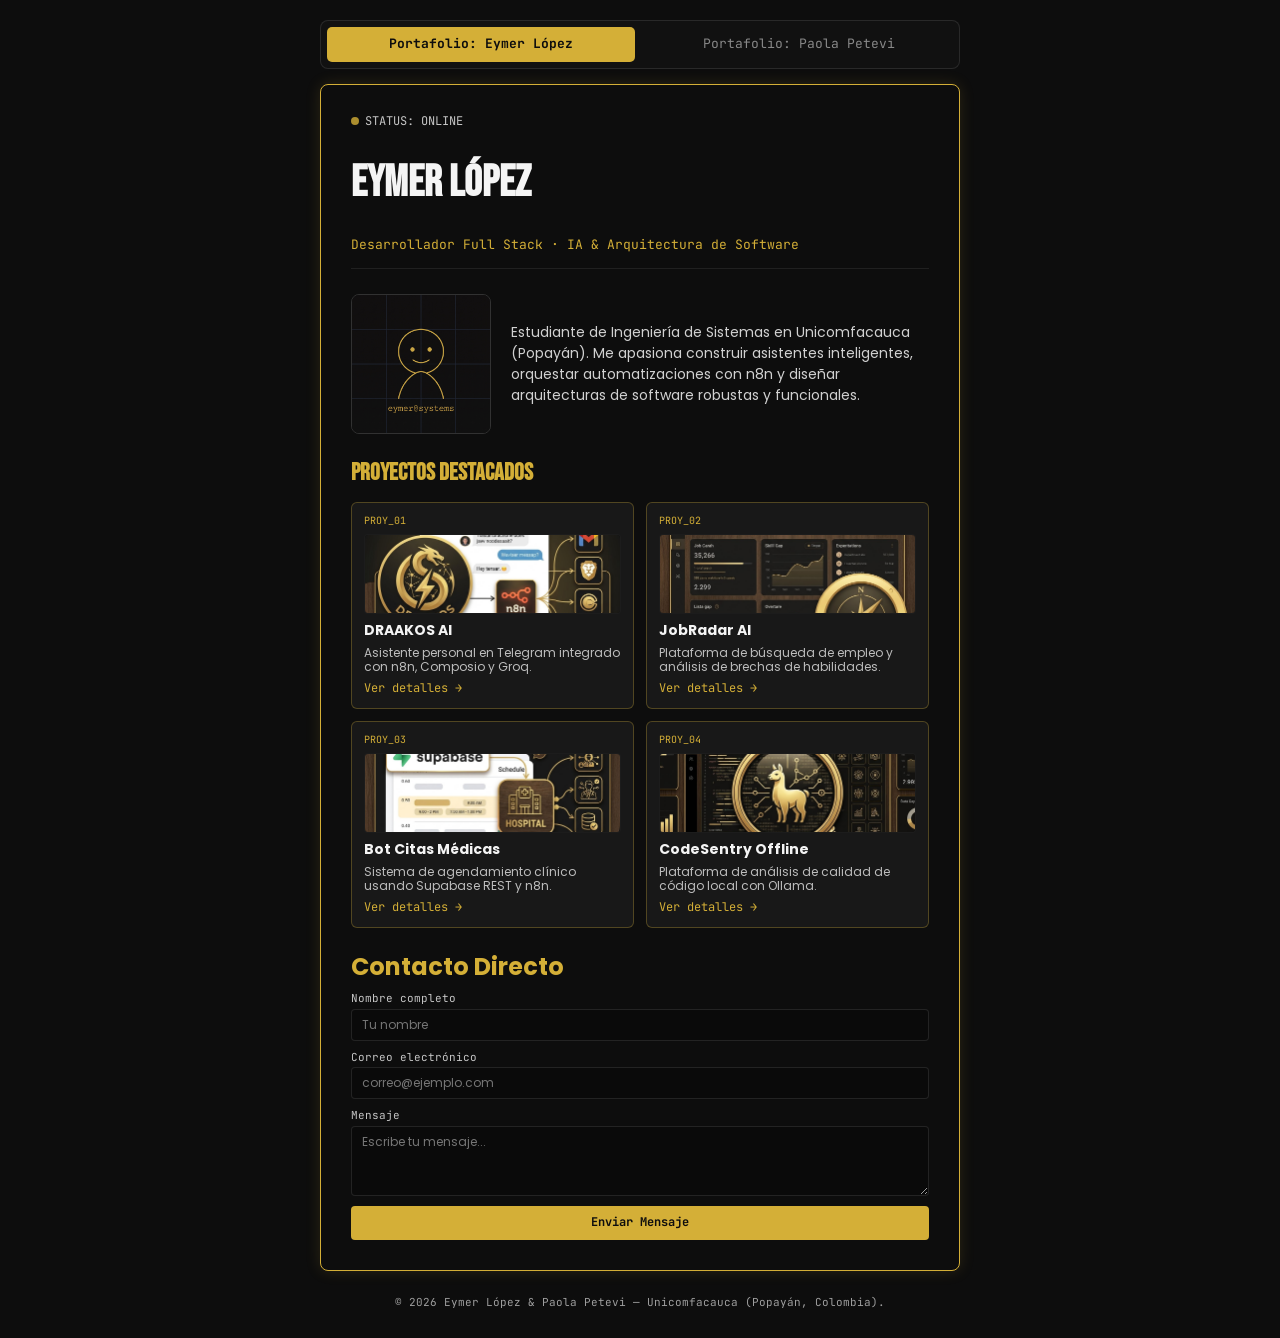
<file: Complete_Portfolio_Project/index.html>
<!DOCTYPE html>
<html lang="es">
<head>
    <meta charset="UTF-8">
    <meta name="viewport" content="width=device-width, initial-scale=1.0">
    <title>Portafolio Profesional — Eymer &amp; Paola Petevi</title>
    <meta name="description" content="Portafolio profesional de Eymer López y Paola Petevi, estudiantes de Ingeniería de Sistemas enfocados en desarrollo, IA y ciberseguridad.">
    
    <!-- FUENTES EXTERNAS -->
    <link rel="preconnect" href="https://fonts.googleapis.com">
    <link rel="preconnect" href="https://fonts.gstatic.com" crossorigin>
    <link href="https://fonts.googleapis.com/css2?family=Bebas+Neue&family=JetBrains+Mono:wght@400;500;600&family=Poppins:wght@400;600&display=swap" rel="stylesheet">
    
    <!-- HOJAS DE ESTILO EXTERNAS -->
    <link rel="preload" href="CSS/normalize.css" as="style">
    <link rel="stylesheet" href="CSS/normalize.css">
    <link rel="preload" href="CSS/styles.css" as="style">
    <link rel="stylesheet" href="CSS/styles.css">
</head>
<body>

    <!-- HEADER Y NAV GENERAL -->
    <header id="encabezado-principal">
        <nav class="selector-portafolios" aria-label="Navegación entre integrantes">
            <button type="button" class="btn-tab activo" id="tab-eymer">Portafolio: Eymer López</button>
            <button type="button" class="btn-tab" id="tab-paola">Portafolio: Paola Petevi</button>
        </nav>
    </header>

    <!-- ============================================== -->
    <!-- PORTAFOLIO 1: EYMER LÓPEZ (main activo por defecto) -->
    <!-- ============================================== -->
    <main id="portafolio-eymer" class="tarjeta-portafolio">

        <!-- HERO / PRESENTACIÓN -->
        <section id="hero-eymer" class="hero-seccion">
            <p class="etiqueta-superior"><span class="punto" aria-hidden="true"></span>status: online</p>
            <h1>Eymer López</h1>
            <p class="rol">Desarrollador Full Stack · IA & Arquitectura de Software</p>
        </section>

        <!-- SOBRE MÍ -->
        <section class="perfil" aria-label="Sobre mí">
            <div class="foto">
                <img src="Images/avatar-eymer.jpg" alt="Foto de perfil de Eymer López">
            </div>
            <div class="descripcion">
                <p>Estudiante de Ingeniería de Sistemas en Unicomfacauca (Popayán). Me apasiona construir asistentes inteligentes, orquestar automatizaciones con n8n y diseñar arquitecturas de software robustas y funcionales.</p>
            </div>
        </section>

        <!-- PROYECTOS Y HABILIDADES (MÍNIMO 4 TARJETAS) -->
        <section class="proyectos" aria-label="Proyectos">
            <div class="encabezado-seccion">
                <h2>Proyectos Destacados</h2>
            </div>
            <div class="cuadricula-proyectos">
                <article class="tarjeta-proyecto">
                    <span class="id-proyecto">PROY_01</span>
                    <div class="miniatura"><img src="Images/proyecto1.jpg" alt="DRAAKOS AI" loading="lazy"></div>
                    <h3>DRAAKOS AI</h3>
                    <p>Asistente personal en Telegram integrado con n8n, Composio y Groq.</p>
                    <a href="#" class="enlace-proyecto">Ver detalles →</a>
                </article>
                <article class="tarjeta-proyecto">
                    <span class="id-proyecto">PROY_02</span>
                    <div class="miniatura"><img src="Images/proyecto2.jpg" alt="JobRadar AI" loading="lazy"></div>
                    <h3>JobRadar AI</h3>
                    <p>Plataforma de búsqueda de empleo y análisis de brechas de habilidades.</p>
                    <a href="#" class="enlace-proyecto">Ver detalles →</a>
                </article>
                <article class="tarjeta-proyecto">
                    <span class="id-proyecto">PROY_03</span>
                    <div class="miniatura"><img src="Images/proyecto4.jpg" alt="Bot Citas Médicas" loading="lazy"></div>
                    <h3>Bot Citas Médicas</h3>
                    <p>Sistema de agendamiento clínico usando Supabase REST y n8n.</p>
                    <a href="#" class="enlace-proyecto">Ver detalles →</a>
                </article>
                <article class="tarjeta-proyecto">
                    <span class="id-proyecto">PROY_04</span>
                    <div class="miniatura"><img src="Images/proyecto3.jpg" alt="CodeSentry Offline" loading="lazy"></div>
                    <h3>CodeSentry Offline</h3>
                    <p>Plataforma de análisis de calidad de código local con Ollama.</p>
                    <a href="#" class="enlace-proyecto">Ver detalles →</a>
                </article>
            </div>
        </section>

        <!-- CONTACTO -->
        <section class="seccion-contacto" aria-label="Contacto Eymer">
            <h2>Contacto Directo</h2>
            <form class="formulario-contacto" action="#" method="post">
                <div class="campo">
                    <label for="nombre-eymer">Nombre completo</label>
                    <input type="text" id="nombre-eymer" name="nombre" placeholder="Tu nombre" required>
                </div>
                <div class="campo">
                    <label for="correo-eymer">Correo electrónico</label>
                    <input type="email" id="correo-eymer" name="correo" placeholder="correo@ejemplo.com" required>
                </div>
                <div class="campo">
                    <label for="mensaje-eymer">Mensaje</label>
                    <textarea id="mensaje-eymer" name="mensaje" placeholder="Escribe tu mensaje..." required></textarea>
                </div>
                <button type="submit" class="btn-enviar">Enviar Mensaje</button>
            </form>
        </section>

    </main>

    <!-- ============================================== -->
    <!-- PORTAFOLIO 2: PAOLA PETEVI                     -->
    <!-- ============================================== -->
    <section id="portafolio-paola" class="tarjeta-portafolio" hidden>

        <!-- HERO / PRESENTACIÓN -->
        <section id="hero-paola" class="hero-seccion">
            <p class="etiqueta-superior"><span class="punto" aria-hidden="true"></span>status: online</p>
            <h1>Paola Petevi</h1>
            <p class="rol">Especialista en Ciberseguridad · Malware Analysis & ML</p>
        </section>

        <!-- SOBRE MÍ -->
        <section class="perfil" aria-label="Sobre mí">
            <div class="foto">
                <img src="Images/avatar-paola.jpg" alt="Foto de perfil de Paola Petevi">
            </div>
            <div class="descripcion">
                <p>Estudiante de Ingeniería de Sistemas en Unicomfacauca. Mi investigación se enfoca en el análisis de malware, la auditoría de seguridad en código y la aplicación de Machine Learning para detectar amenazas avanzadas.</p>
            </div>
        </section>

        <!-- PROYECTOS Y HABILIDADES (MÍNIMO 4 TARJETAS) -->
        <section class="proyectos" aria-label="Proyectos">
            <div class="encabezado-seccion">
                <h2>Proyectos Destacados</h2>
            </div>
            <div class="cuadricula-proyectos">
                <article class="tarjeta-proyecto">
                    <span class="id-proyecto">PROY_01</span>
                    <div class="miniatura"><img src="Images/proyecto6.jpg" alt="CodeSentry Audit" loading="lazy"></div>
                    <h3>CodeSentry Audit</h3>
                    <p>Auditoría de código estático usando IA local para detectar fallas OWASP.</p>
                    <a href="#" class="enlace-proyecto">Ver detalles →</a>
                </article>
                <article class="tarjeta-proyecto">
                    <span class="id-proyecto">PROY_02</span>
                    <div class="miniatura"><img src="Images/proyecto5.jpg" alt="Malware Classifier" loading="lazy"></div>
                    <h3>Malware Classifier</h3>
                    <p>Modelo de clasificación de amenazas PE mediante Scikit-Learn.</p>
                    <a href="#" class="enlace-proyecto">Ver detalles →</a>
                </article>
                <article class="tarjeta-proyecto">
                    <span class="id-proyecto">PROY_03</span>
                    <div class="miniatura"><img src="Images/proyecto8.jpg" alt="Threat Radar" loading="lazy"></div>
                    <h3>Threat Radar</h3>
                    <p>Sistema de monitoreo de vectores de ataque e inteligencia de amenazas.</p>
                    <a href="#" class="enlace-proyecto">Ver detalles →</a>
                </article>
                <article class="tarjeta-proyecto">
                    <span class="id-proyecto">PROY_04</span>
                    <div class="miniatura"><img src="Images/proyecto7.jpg" alt="Network Sentinel" loading="lazy"></div>
                    <h3>Network Sentinel</h3>
                    <p>Herramienta CLI para escaneo local y detección de anomalías en red.</p>
                    <a href="#" class="enlace-proyecto">Ver detalles →</a>
                </article>
            </div>
        </section>

        <!-- CONTACTO -->
        <section class="seccion-contacto" aria-label="Contacto Paola Petevi">
            <h2>Contacto Directo</h2>
            <form class="formulario-contacto" action="#" method="post">
                <div class="campo">
                    <label for="nombre-paola">Nombre completo</label>
                    <input type="text" id="nombre-paola" name="nombre" placeholder="Tu nombre" required>
                </div>
                <div class="campo">
                    <label for="correo-paola">Correo electrónico</label>
                    <input type="email" id="correo-paola" name="correo" placeholder="correo@ejemplo.com" required>
                </div>
                <div class="campo">
                    <label for="mensaje-paola">Mensaje</label>
                    <textarea id="mensaje-paola" name="mensaje" placeholder="Escribe tu mensaje..." required></textarea>
                </div>
                <button type="submit" class="btn-enviar">Enviar Mensaje</button>
            </form>
        </section>

    </section>

    <!-- FOOTER GLOBAL -->
    <footer id="pie-pagina">
        <p>© 2026 Eymer López &amp; Paola Petevi — Unicomfacauca (Popayán, Colombia).</p>
    </footer>

    <!-- INTERACTIVIDAD JS -->
    <script src="JS/script.js"></script>

</body>
</html>
</file>
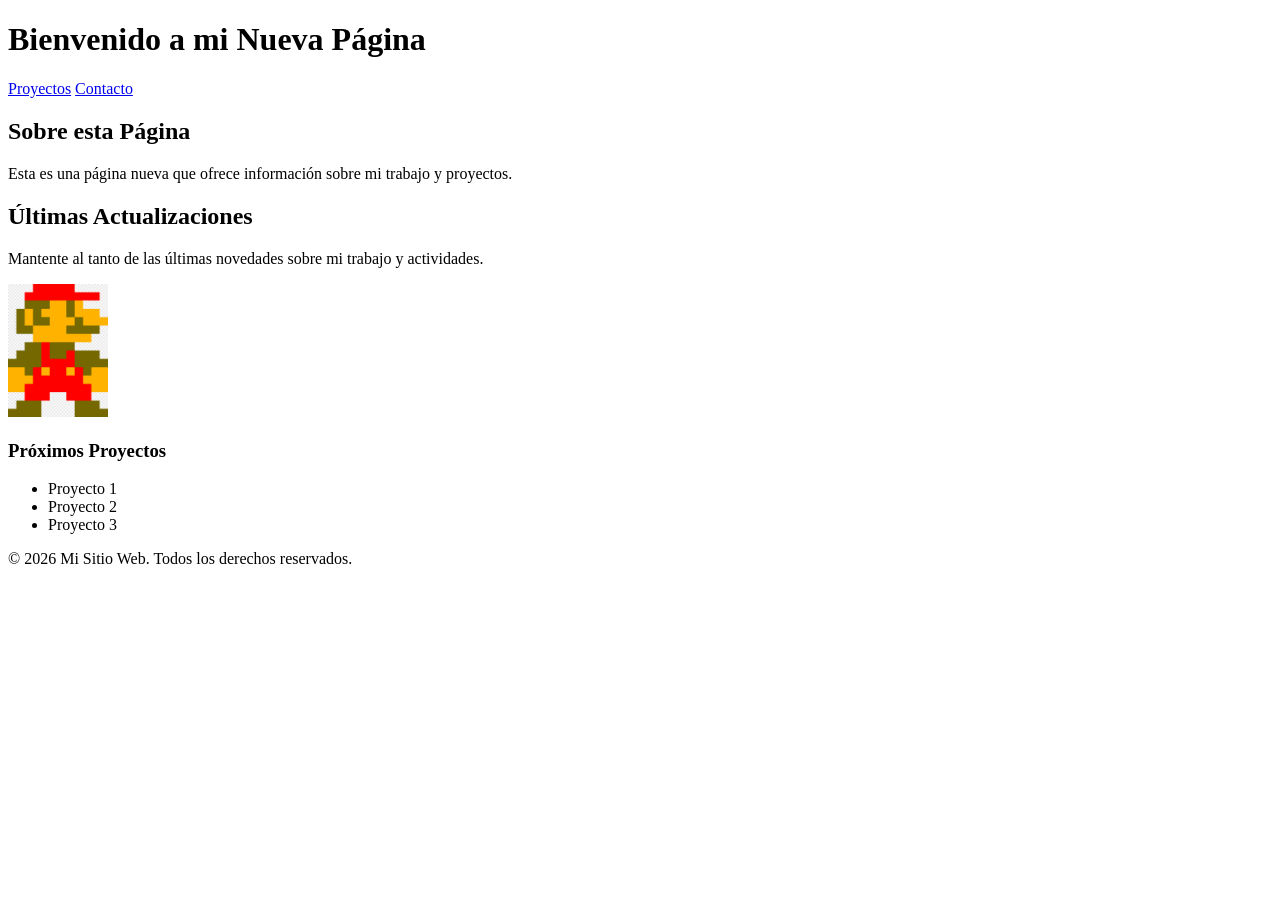
<file: First_Website/Index.html>
<!DOCTYPE html>
<html lang="es">
<head>
    <meta charset="UTF-8">
    <meta name="viewport" content="width=device-width, initial-scale=1.0">
    <title>Página Nueva</title>
</head>
<body>
    <header>
        <h1>Bienvenido a mi Nueva Página</h1>
        <nav>
            <a href="projects.html">Proyectos</a>
            <a href="contact.html">Contacto</a>
        </nav>
    </header>

    <main>
        <section>
            <h2>Sobre esta Página</h2>
            <p>Esta es una página nueva que ofrece información sobre mi trabajo y proyectos.</p>
        </section>
        <section>
            <h2>Últimas Actualizaciones</h2>
            <p>Mantente al tanto de las últimas novedades sobre mi trabajo y actividades.</p>
            <img src="RETRO.png" alt="Imagen de Mario Bross Retro" width="100">

            <h3>Próximos Proyectos</h3>
            <ul>
                <li>Proyecto 1</li>
                <li>Proyecto 2</li>
                <li>Proyecto 3</li>
            </ul>
        </section>
    </main>

    <footer>
        <p>&copy; 2026 Mi Sitio Web. Todos los derechos reservados.</p>
    </footer>
</body>
</html>
</file>
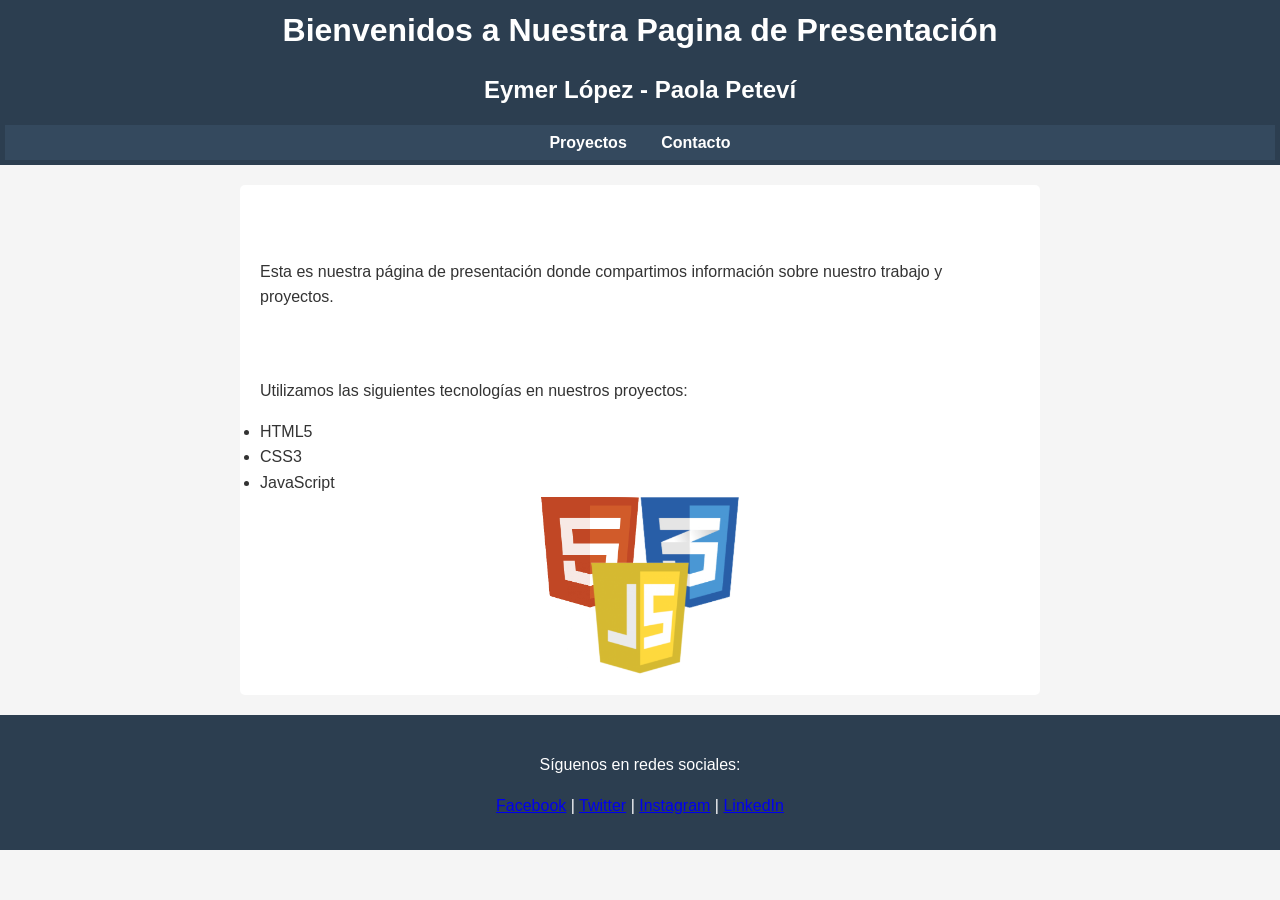
<file: Pagina_Presentacion/Index.html>
<!DOCTYPE html>
<html lang="en">
<head>
    <meta charset="UTF-8">
    <meta name="viewport" content="width=device-width, initial-scale=1.0">
    <link rel="stylesheet" href="style.css">
    <title>Document</title>
</head>
<body>

    <header>
        <h1>Bienvenidos a Nuestra Pagina de Presentación</h1>
        <h2>Eymer López - Paola Peteví</h2>
        <nav>
            <a href="proyectos.html">Proyectos</a>
            <a href="contactos.html">Contacto</a>
        </nav>
    </header>

    <main>
        <section>
            <h2>Sobre Nosotros</h2>
            <p>Esta es nuestra página de presentación donde compartimos información sobre nuestro trabajo y proyectos.</p>
        </section>
        <section>
            <h2>Tecnologías Utilizadas</h2>
            <p>Utilizamos las siguientes tecnologías en nuestros proyectos:</p>
            <ul>
                <li>HTML5</li>
                <li>CSS3</li>
                <li>JavaScript</li>
            </ul>
            <img src="Tecnologias.png" alt="Imagen de Tecnologías Utilizadas HTML5, CSS3 y JavaScript" width="200">
        </section>

    </main>

    <footer>
        
    <footer>
        <div class="social-links">
            <p>Síguenos en redes sociales:</p>
            <a href="https://www.facebook.com/">Facebook</a> |
            <a href="https://twitter.com/">Twitter</a> |
            <a href="https://www.instagram.com/">Instagram</a> |
            <a href="https://www.linkedin.com/">LinkedIn</a>
        </div>
    </footer>
</html>
</file>
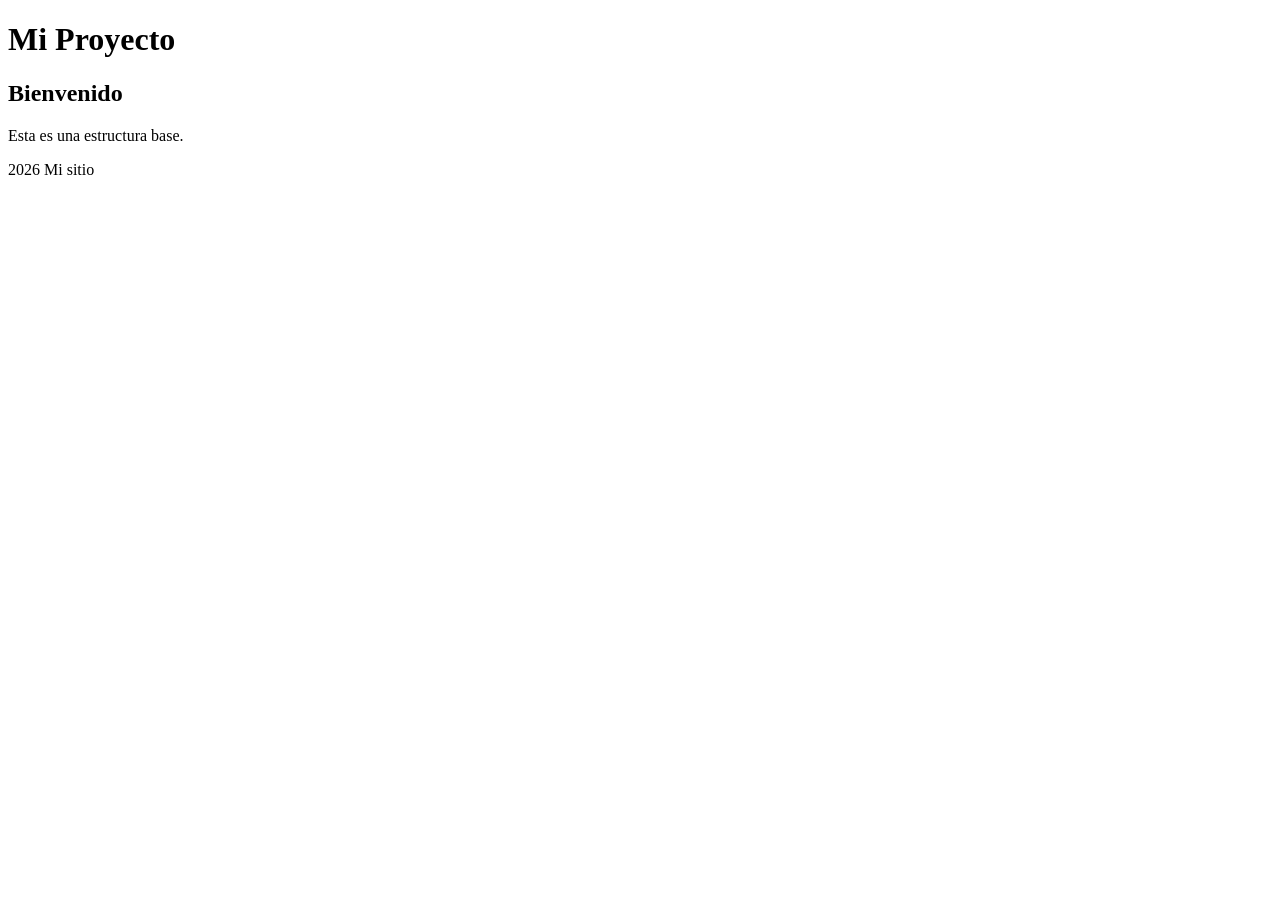
<file: TrabajoJavaScript/index.html>
<!DOCTYPE html>
<html lang="en">
<head>
    <meta charset="UTF-8">
    <meta name="viewport" content="width=device-width, initial-scale=1.0">
    <title>Prueba de JavaScript</title>
    <script src="JS/script.js"></script>
</head>
<body>
    <header>
        <h1>Mi Proyecto</h1>
    </header>

    <main>
        <section>
            <h2>Bienvenido</h2>
            <p>Esta es una estructura base.</p>
        </section>
    </main>

    <footer>
        <p>2026 Mi sitio</p>
    </footer>
</body>
</html>
</file>
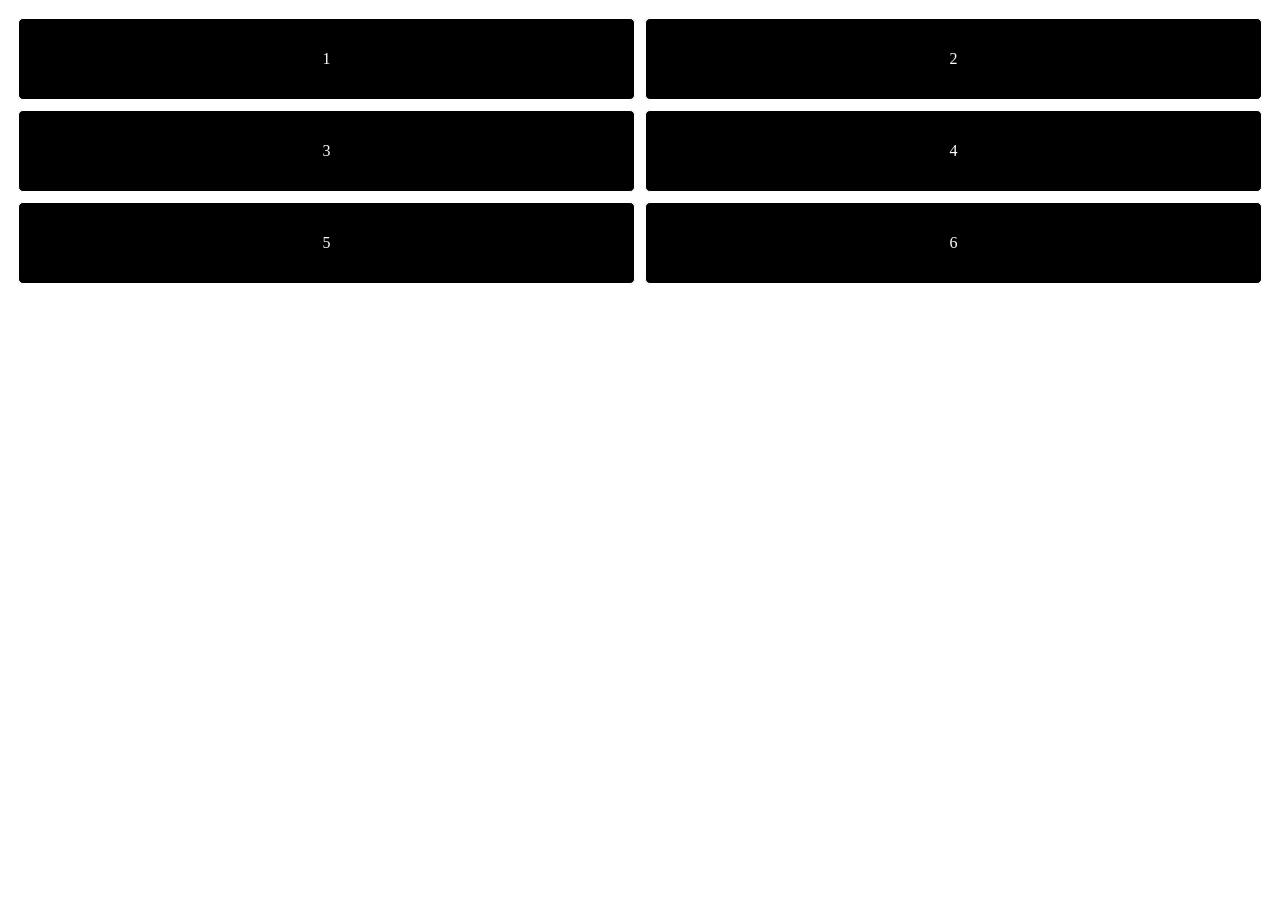
<file: UsoGrid/Ejemplo1/Index.html>
<!DOCTYPE html>
<html lang="en">
<head>
    <meta charset="UTF-8">
    <meta name="viewport" content="width=device-width, initial-scale=1.0">
    <title>Document</title>
    <link rel="stylesheet" href="style.css">
</head>
<body>
    <div class="grid-container">
        <section class="grid-item">1</section>
        <section class="grid-item">2</section>
        <section class="grid-item">3</section>
        <section class="grid-item">4</section>
        <section class="grid-item">5</section>
        <section class="grid-item">6</section>
    </div>
</body>
</html>
</file>
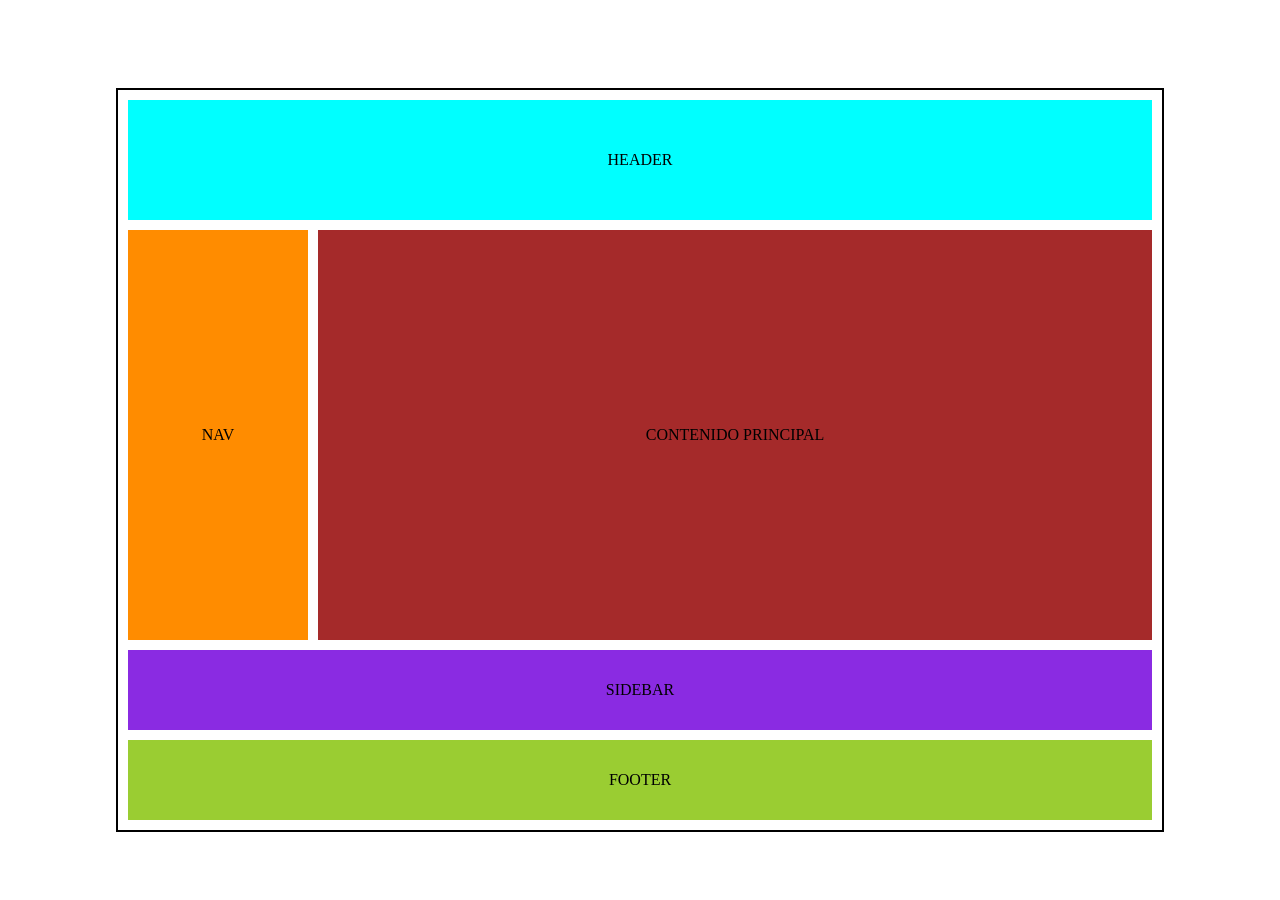
<file: UsoGrid/Ejemplo2/Index.html>
<!DOCTYPE html>
<html lang="en">
<head>
    <meta charset="UTF-8">
    <meta name="viewport" content="width=device-width, initial-scale=1.0">
    <title>Document</title>
    <link rel="stylesheet" href="style.css">
</head>
<body>
    <div class="grid-container">
        <header class="header">HEADER</header>
        <nav class="nav">NAV</nav>
        <main class="main">CONTENIDO PRINCIPAL</main>
        <section class="sidebar">SIDEBAR</section>
        <footer class="footer">FOOTER</footer>
    </div>
</body>
</html>
</file>
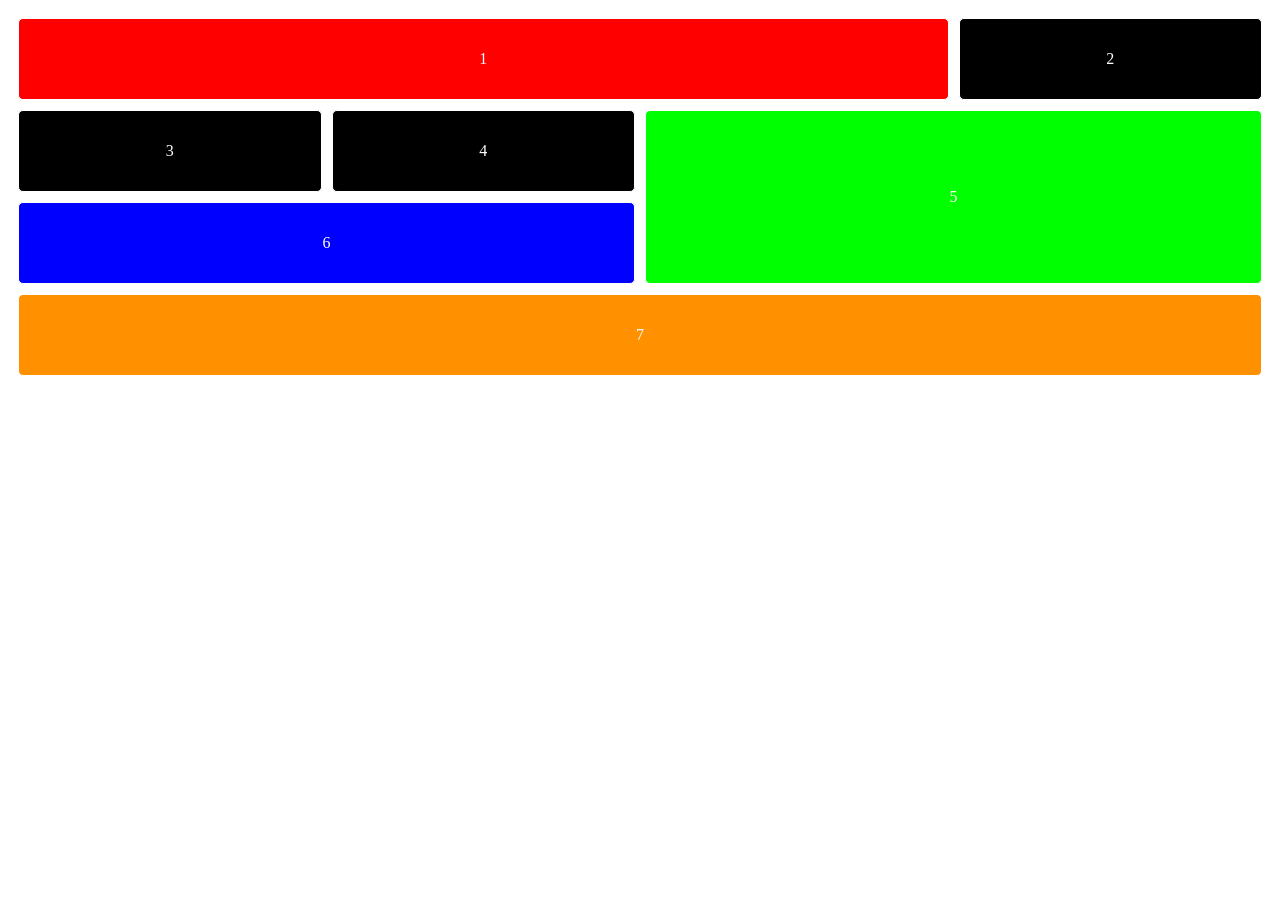
<file: UsoGrid/Ejemplo3/Index.html>
<!DOCTYPE html>
<html lang="en">
<head>
    <meta charset="UTF-8">
    <meta name="viewport" content="width=device-width, initial-scale=1.0">
    <title>Document</title>
    <link rel="stylesheet" href="style.css">
</head>
<body>
    <div class="grid-container">
        <section class="grid-item">1</section>
        <section class="grid-item">2</section>
        <section class="grid-item">3</section>
        <section class="grid-item">4</section>
        <section class="grid-item">5</section>
        <section class="grid-item">6</section>
        <section class="grid-item">7</section>
        <!-- <section class="grid-item">8</section> -->
    </div>
</body>
</html>
</file>
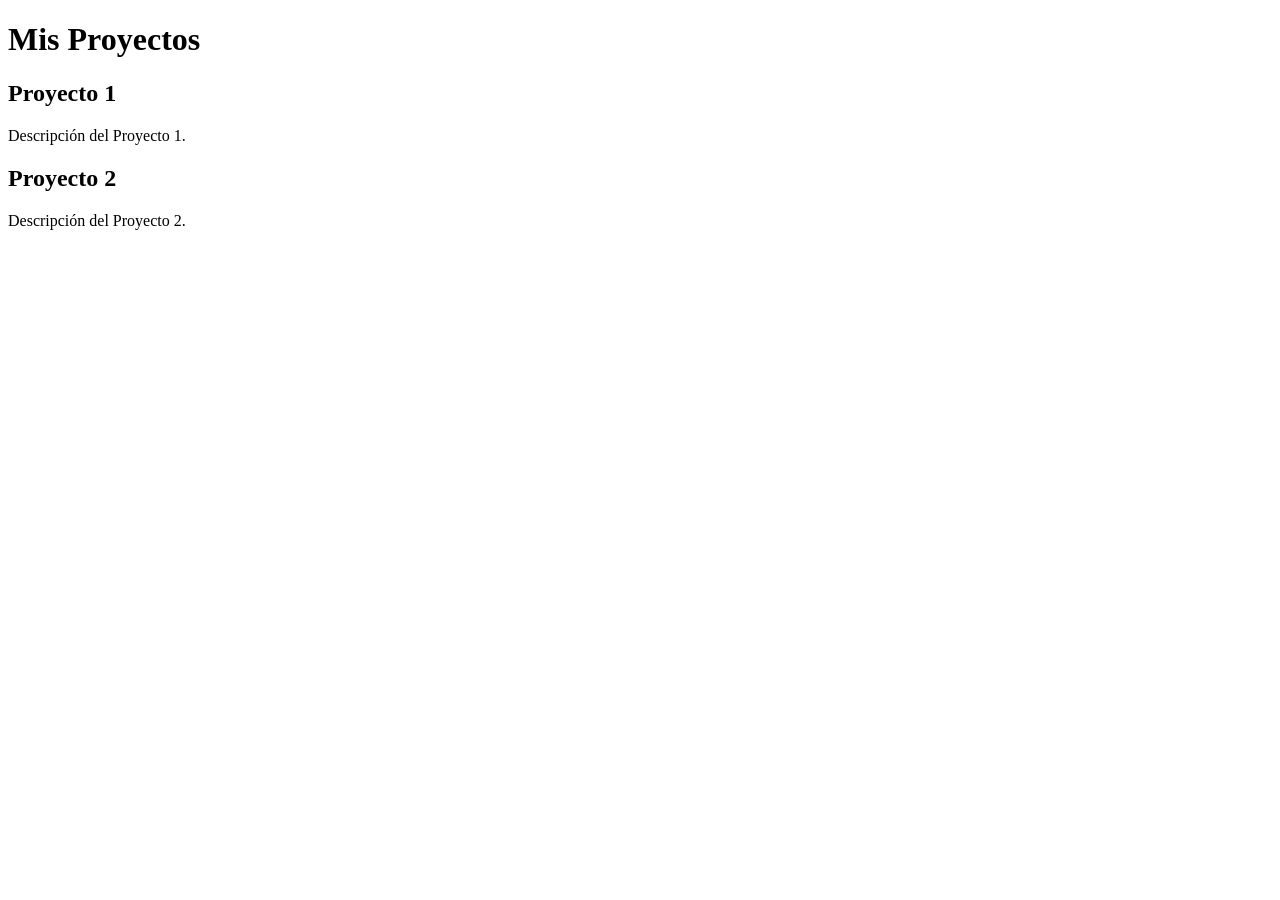
<file: First_Website/Projects.html>
<!DOCTYPE html>
<html lang="es">
<head>
    <meta charset="UTF-8">
    <meta name="viewport" content="width=device-width, initial-scale=1.0">
    <title>Proyectos</title>
</head>
<body>
    <header>
        <h1>Mis Proyectos</h1>
    </header>

    <main>
        <section>
            <h2>Proyecto 1</h2>
            <p>Descripción del Proyecto 1.</p>
        </section>
        <section>
            <h2>Proyecto 2</h2>
            <p>Descripción del Proyecto 2.</p>
        </section>
    </main>
</body>
</html>
</file>
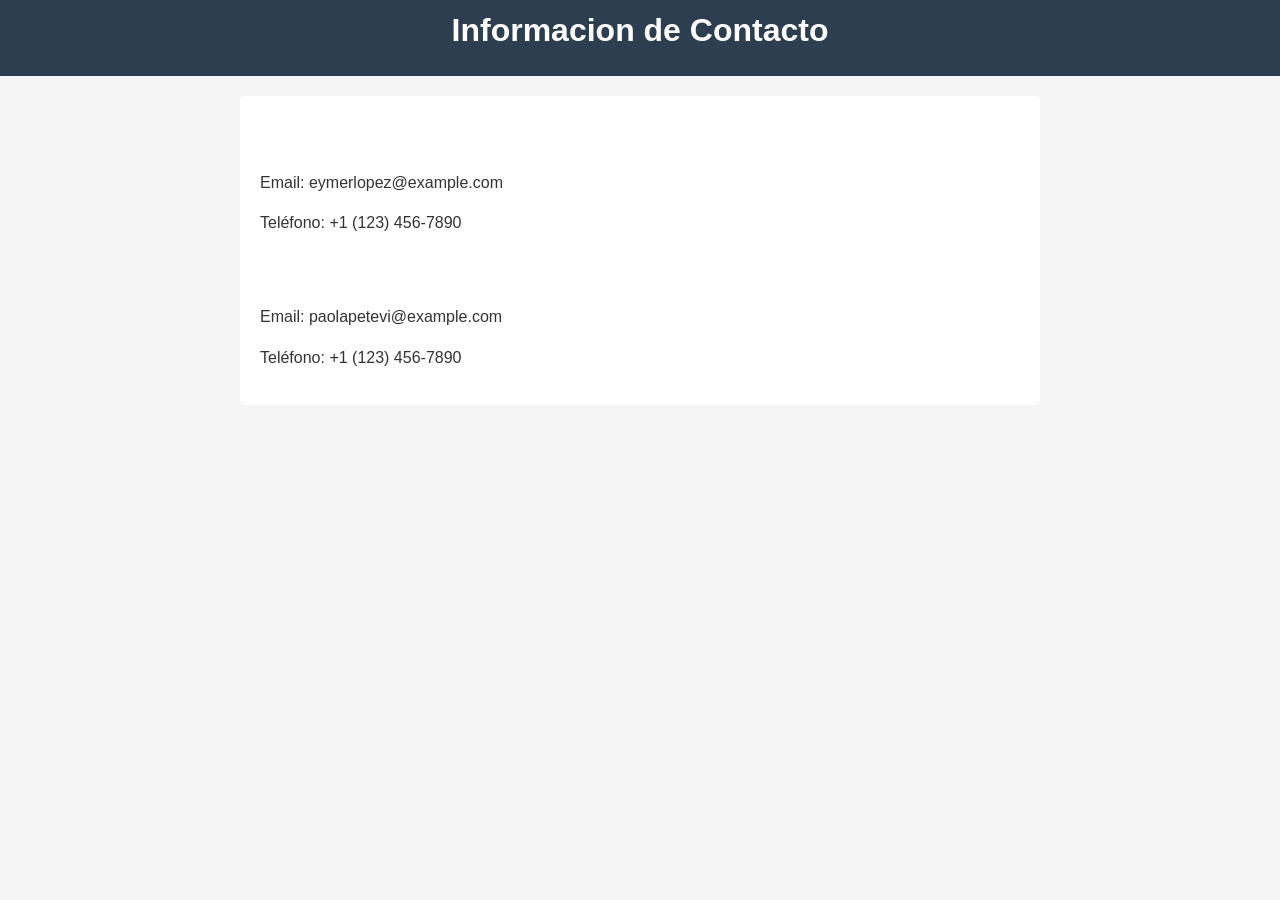
<file: Pagina_Presentacion/Contactos.html>
<!DOCTYPE html>
<html lang="en">
<head>
    <meta charset="UTF-8">
    <meta name="viewport" content="width=device-width, initial-scale=1.0">
    <link rel="stylesheet" href="style.css">
    <title>Contactos</title>
</head>
<body>
    <header>
        <h1>Informacion de Contacto</h1>
    </header>

    <main>
        <section>
            <h2>Eymer López</h2>
            <p>Email: eymerlopez@example.com</p>
            <p>Teléfono: +1 (123) 456-7890</p>
        </section>
        <section>
            <h2>Paola Peteví</h2>
            <p>Email: paolapetevi@example.com</p>
            <p>Teléfono: +1 (123) 456-7890</p>
        </section>
    </main>
</body>
</html>
</file>
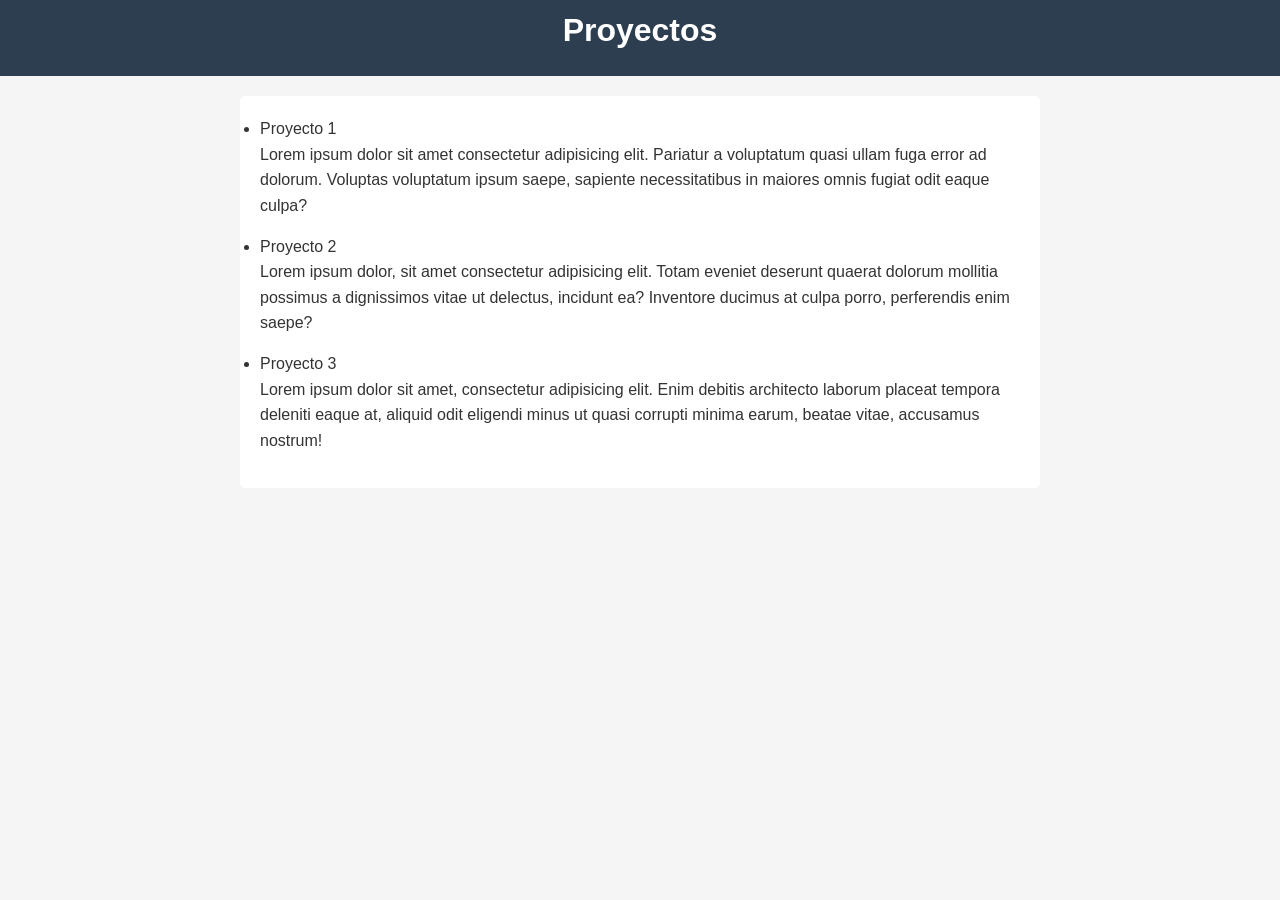
<file: Pagina_Presentacion/Proyectos.html>
<!DOCTYPE html>
<html lang="en">
<head>
    <meta charset="UTF-8">
    <meta name="viewport" content="width=device-width, initial-scale=1.0">
    <link rel="stylesheet" href="style.css">
    <title>Proyectos</title>
</head>
<body>
    
    <header>
        <h1>Proyectos</h1>
    </header>

    <main>
        <section>
            <ul>
            <li>Proyecto 1</li>
            <p>Lorem ipsum dolor sit amet consectetur adipisicing elit. Pariatur a voluptatum quasi ullam fuga error ad dolorum. Voluptas voluptatum ipsum saepe, sapiente necessitatibus in maiores omnis fugiat odit eaque culpa?</p>
            <li>Proyecto 2</li>
            <p>Lorem ipsum dolor, sit amet consectetur adipisicing elit. Totam eveniet deserunt quaerat dolorum mollitia possimus a dignissimos vitae ut delectus, incidunt ea? Inventore ducimus at culpa porro, perferendis enim saepe?</p>
            <li>Proyecto 3</li>
            <p>Lorem ipsum dolor sit amet, consectetur adipisicing elit. Enim debitis architecto laborum placeat tempora deleniti eaque at, aliquid odit eligendi minus ut quasi corrupti minima earum, beatae vitae, accusamus nostrum!</p>
        </ul>
        </section>
    </main>

</body>
</html>
</file>
<file: Complete_Portfolio_Project/CSS/styles.css>
/* ============================================================
    1. VARIABLES DE :root (MÍNIMO 4 VARIABLES DE COLOR Y TIPOGRAFÍA)
============================================================ */
:root {
    /* FUENTES */
    --fuente-titulo: "Bebas Neue", sans-serif;
    --fuente-mono: "JetBrains Mono", monospace;
    --fuente-texto: "Poppins", sans-serif;

    /* TEMA EYMER (Dorado, Madera y Negro) */
    --eymer-bg: #0d0d0d;
    --eymer-panel: #181818;
    --eymer-texto: #f4f4f4;
    --eymer-secundario: #a0a0a0;
    --eymer-acento: #d4af37;
    --eymer-hover: #b89528;
    --eymer-borde: rgba(212, 175, 55, 0.3);

    /* TEMA PAOLA (Morado, Crema y Rosa Pastel) */
    --paola-bg: #1a1528;
    --paola-panel: #251d38;
    --paola-texto: #fff8f0;
    --paola-secundario: #c3b5d3;
    --paola-acento: #d880b7;
    --paola-hover: #be619d;
    --paola-borde: rgba(216, 128, 183, 0.3);
}

/* ============================================================
    2. RESET BÁSICO CON box-sizing: border-box
============================================================ */
* {
    margin: 0;
    padding: 0;
    box-sizing: border-box;
}

*::before,
*::after {
    box-sizing: inherit;
}

body {
    font-family: var(--fuente-texto);
    background-color: var(--eymer-bg);
    color: #ffffff;
    display: flex;
    flex-direction: column;
    justify-content: center;
    align-items: center;
    min-height: 100vh;
    padding: 20px;
    gap: 15px;
    transition: background-color 0.3s ease;
}

a { 
    color: inherit; 
    text-decoration: none;
}

img {
    display: block;
    max-width: 100%;
}

/* ============================================================
    3. HEADER Y NAV CON FLEXBOX (GRUPO FLEXBOX 1)
============================================================ */
#encabezado-principal {
    width: 100%;
    max-width: 640px;
}

.selector-portafolios {
    display: flex;
    gap: 10px;
    background-color: #111111;
    padding: 6px;
    border-radius: 8px;
    border: 1px solid rgba(255, 255, 255, 0.1);
    width: 100%;
}

.btn-tab {
    flex: 1;
    background: transparent;
    color: #888888;
    border: none;
    padding: 10px 14px;
    font-family: var(--fuente-mono);
    font-size: 13px;
    border-radius: 5px;
    cursor: pointer;
    transition: all 0.3s ease; /* HOVER Y TRANSICIÓN */
}

.btn-tab:hover {
    color: #ffffff;
}

#tab-eymer.activo {
    background-color: var(--eymer-acento);
    color: #0d0d0d;
    font-weight: bold;
}

#tab-paola.activo {
    background-color: var(--paola-acento);
    color: #1a1528;
    font-weight: bold;
}

/* ============================================================
    4. ESTRUCTURA DE TARJETAS DE PORTAFOLIO
============================================================ */
.tarjeta-portafolio {
    width: 100%;
    max-width: 640px;
    padding: 30px;
    border-radius: 8px;
    display: flex;
    flex-direction: column;
    gap: 25px;
    transition: opacity 0.3s ease;
}

.tarjeta-portafolio[hidden] {
    display: none !important;
}

/* ============================================================
    5. TEMAS ESPECÍFICOS (EYMER vs PAOLA)
============================================================ */
#portafolio-eymer {
    background-color: var(--eymer-bg);
    color: var(--eymer-texto);
    border: 1px solid var(--eymer-acento);
    box-shadow: 0 0 15px rgba(212, 175, 55, 0.15);
}

#portafolio-eymer .punto,
#portafolio-eymer .rol,
#portafolio-eymer .id-proyecto,
#portafolio-eymer .enlace-proyecto,
#portafolio-eymer h2 {
    color: var(--eymer-acento);
}

#portafolio-eymer .tarjeta-proyecto {
    background-color: var(--eymer-panel);
    border: 1px solid var(--eymer-borde);
}

#portafolio-eymer .tarjeta-proyecto:hover {
    border-color: var(--eymer-acento);
    box-shadow: 0 0 10px rgba(212, 175, 55, 0.25);
}

#portafolio-eymer .btn-enviar {
    background-color: var(--eymer-acento);
    color: #0d0d0d;
}

#portafolio-eymer .btn-enviar:hover {
    background-color: var(--eymer-hover);
}

#portafolio-paola {
    background-color: var(--paola-bg);
    color: var(--paola-texto);
    border: 1px solid var(--paola-acento);
    box-shadow: 0 0 15px rgba(216, 128, 183, 0.2);
}

#portafolio-paola .punto,
#portafolio-paola .rol,
#portafolio-paola .id-proyecto,
#portafolio-paola .enlace-proyecto,
#portafolio-paola h2 {
    color: var(--paola-acento);
}

#portafolio-paola .tarjeta-proyecto {
    background-color: var(--paola-panel);
    border: 1px solid var(--paola-borde);
}

#portafolio-paola .tarjeta-proyecto:hover {
    border-color: var(--paola-acento);
    box-shadow: 0 0 10px rgba(216, 128, 183, 0.3);
}

#portafolio-paola .btn-enviar {
    background-color: var(--paola-acento);
    color: #1a1528;
}

#portafolio-paola .btn-enviar:hover {
    background-color: var(--paola-hover);
}

/* ============================================================
    6. SECCIÓN PERFIL Y PROYECTOS (GRUPO FLEXBOX 2 Y GRID)
============================================================ */
.hero-seccion {
    border-bottom: 1px solid rgba(255, 255, 255, 0.08);
    padding-bottom: 15px;
}

.etiqueta-superior {
    font-family: var(--fuente-mono);
    font-size: 12px;
    opacity: 0.8;
    text-transform: uppercase;
}

.punto {
    display: inline-block;
    width: 8px;
    height: 8px;
    border-radius: 50%;
    background-color: currentColor;
    margin-right: 6px;
}

h1 {
    font-family: var(--fuente-titulo);
    font-size: 44px;
}

.rol {
    font-family: var(--fuente-mono);
    font-size: 13px;
}

.perfil {
    display: flex;
    align-items: center;
    gap: 20px;
}

.foto {
    flex-shrink: 0;
    width: 140px;
    height: 140px;
}

.foto img {
    width: 100%;
    height: 100%;
    aspect-ratio: 1 / 1;
    object-fit: cover;
    border-radius: 8px;
    border: 1px solid rgba(255, 255, 255, 0.15);
}

.descripcion p {
    font-size: 14px;
    line-height: 1.5;
    opacity: 0.85;
}

.proyectos {
    display: flex;
    flex-direction: column;
    gap: 15px;
}

.proyectos h2 {
    font-family: var(--fuente-titulo);
    font-size: 24px;
    text-transform: uppercase;
}

.cuadricula-proyectos {
    display: grid;
    grid-template-columns: repeat(2, 1fr);
    gap: 12px;
}

.tarjeta-proyecto {
    border-radius: 6px;
    padding: 12px;
    display: flex;
    flex-direction: column;
    gap: 8px;
    transition: transform 0.2s ease, border-color 0.2s ease, box-shadow 0.2s ease;
}

.tarjeta-proyecto:hover {
    transform: translateY(-2px);
}

.id-proyecto {
    font-family: var(--fuente-mono);
    font-size: 10px;
}

.miniatura {
    width: 100%;
    height: 80px;
    background-color: rgba(0, 0, 0, 0.3);
    border: 1px solid rgba(255, 255, 255, 0.05);
    border-radius: 4px;
    overflow: hidden;
}

.miniatura img {
    width: 100%;
    height: 100%;
    object-fit: cover;
}

.tarjeta-proyecto h3 {
    font-size: 14px;
}

.tarjeta-proyecto p {
    font-size: 12px;
    opacity: 0.75;
}

.enlace-proyecto {
    font-family: var(--fuente-mono);
    font-size: 12px;
    margin-top: auto;
}

.enlace-proyecto:hover {
    text-decoration: underline;
}

/* ============================================================
    7. FORMULARIO DE CONTACTO
============================================================ */
.seccion-contacto {
    display: flex;
    flex-direction: column;
    gap: 12px;
}

.formulario-contacto {
    display: flex;
    flex-direction: column;
    gap: 10px;
}

.campo {
    display: flex;
    flex-direction: column;
    gap: 4px;
}

.campo label {
    font-family: var(--fuente-mono);
    font-size: 11px;
    opacity: 0.8;
}

.campo input,
.campo textarea {
    background-color: rgba(0, 0, 0, 0.2);
    border: 1px solid rgba(255, 255, 255, 0.1);
    border-radius: 4px;
    padding: 8px 10px;
    color: inherit;
    font-family: var(--fuente-texto);
    font-size: 12px;
}

.campo textarea {
    resize: vertical;
    min-height: 70px;
}

.btn-enviar {
    padding: 10px;
    border: none;
    border-radius: 4px;
    font-family: var(--fuente-mono);
    font-size: 12px;
    font-weight: bold;
    cursor: pointer;
    transition: background-color 0.2s ease;
}

#pie-pagina {
    font-family: var(--fuente-mono);
    font-size: 11px;
    opacity: 0.6;
    text-align: center;
    padding-block: 10px;
}

/* ============================================================
    8. MEDIA QUERIES FUNCIONALES (MÍNIMO 3 MEDIA QUERIES)
============================================================ */

/* MEDIA QUERY 1: PANTALLAS PEQUEÑAS (MÓVILES <= 600px) */
@media (max-width: 600px) {
    .cuadricula-proyectos {
        grid-template-columns: 1fr;
    }

    .perfil {
        flex-direction: column;
        text-align: center;
    }
}

/* MEDIA QUERY 2: PANTALLAS MEDIANAS (TABLETS / MÓVILES ANCHOS <= 480px) */
@media (max-width: 480px) {
    body {
        padding: 10px;
    }

    .tarjeta-portafolio {
        padding: 18px;
    }

    h1 {
        font-size: 34px;
    }
}

/* MEDIA QUERY 3: ORIENTACIÓN LANDSCAPE Y MONITOR PEQUEÑO (<= 768px) */
@media (max-width: 768px) {
    .selector-portafolios {
        flex-direction: row;
    }

    .btn-tab {
        font-size: 11px;
    }
}
</file>
<file: Pagina_Presentacion/style.css>
/* Configuración general y reseteo básico */
* {
  margin: 0;
  padding: 0;
  box-sizing: border-box;
}

body {
  font-family: "Arial", sans-serif;
  line-height: 1.6;
  color: #333333;
  background-color: #f5f5f5;
}

/* Encabezado principal */
header {
  background-color: #2c3e50;
  color: #ffffff;
  text-align: center;
  padding: 5px;
}

img {
    align-items: center;
    display: block;
    margin: 0 auto;
}

/* Barra de navegación simple */
nav {
  background-color: #34495e;
  padding: 5px;
  text-align: center;
}

nav a {
  color: #ffffff;
  text-decoration: none;
  margin: 0 15px;
  font-weight: bold;
}

nav a:hover {
  color: #00ffcc;
}

/* Contenido principal */
main {
  max-width: 800px;
  margin: 20px auto;
  padding: 20px;
  background-color: #ffffff;
  border-radius: 5px;
}

h1, h2 {
  margin-bottom: 15px;
  color: #ffffff;
}

p {
  margin-bottom: 15px;
}

/* Pie de página */
footer {
  text-align: center;
  padding: 1rem;
  background-color: #2c3e50;
  color: #ffffff;
  margin-top: 5px;
}
</file>
<file: UsoGrid/Ejemplo1/style.css>
.grid-container {
    display: grid;
    grid-template-columns: repeat(2, 1fr);
    gap: 10px;
    padding: 10px;
}

.grid-item {
	background-color: #000000;
	border: 1px solid #ffffff;
	padding: 20px;
    display: flex;
    align-items: center;
    justify-content: center;
	font-size: 16px;
	color: #ffffff;
    border-radius: 5px;
    min-height: 40px;
}
</file>
<file: UsoGrid/Ejemplo2/style.css>
body{
    display: flex;
    align-items: center;
    justify-content: center;
    height: 100vh;
    background-color: white;
    margin: 0;
    padding: 0;
}

/*
.grid-container{
    display: grid;
    grid-template-columns: 180px 3fr 1fr;
    grid-template-rows: 80px 1fr auto;
    grid-template-areas:
        "header header header"
        "nav main sidebar"
        "nav footer sidebar";
    gap: 10px;
    height: 100%;
    width: 80%;
    margin-top: 20px;
}
*/

.grid-container{
    display: grid;
    grid-template-columns: 180px 3fr 1fr;
    grid-template-rows: 120px 1fr 80px 80px;
    grid-template-areas:
        "header header header"
        "nav main main"
        "sidebar sidebar sidebar"
        "footer footer footer";
    gap: 10px;
    height: 80%;
    width: 80%;
    margin-top: 20px;
    padding: 10px;
    border: 2px solid black;
}

.header{
    grid-area: header;
    background-color: aqua;
    display: flex;
    align-items: center;
    justify-content: center;
}

.sidebar{
    grid-area: sidebar;
    background-color: blueviolet;
    display: flex;
    align-items: center;
    justify-content: center;
}

.main{
    grid-area: main;
    background-color: brown;
    display: flex;
    align-items: center;
    justify-content: center;
}

.footer{
    grid-area: footer;
    background-color: yellowgreen;
    display: flex;
    align-items: center;
    justify-content: center;
}

.nav{
    grid-area: nav;
    background-color: darkorange;
    display: flex;
    align-items: center;
    justify-content: center;
}
</file>
<file: UsoGrid/Ejemplo3/style.css>
.grid-container {
    display: grid;
    grid-template-columns: repeat(4, 1fr);
    grid-template-rows: repeat(4, 1fr);
    grid-gap: 10px;
    padding: 10px;
}

/*.grid-item:nth-child(1) {
    grid-column: span 2;
    background-color: #ff0000;
}

.grid-item:nth-child(6) {
    grid-row: span 2;
    background-color: #00ff00;
}*/

.grid-item:nth-child(1) {
    grid-column: span 3;
    background-color: #ff0000;
}

.grid-item:nth-child(5) {
    grid-column: span 2;
    grid-row: span 2;
    background-color: #00ff00;
}

.grid-item:nth-child(6) {
    grid-column: span 2;
    background-color: #0000ff;
}

.grid-item:nth-child(7) {
    grid-column: span 4;
    background-color: #ff9100;
}


.grid-item {
	background-color: #000000;
	border: 1px solid #ffffff;
	padding: 20px;
    display: flex;
    align-items: center;
    justify-content: center;
	font-size: 16px;
	color: #ffffff;
    border-radius: 5px;
    min-height: 40px;
}
</file>
